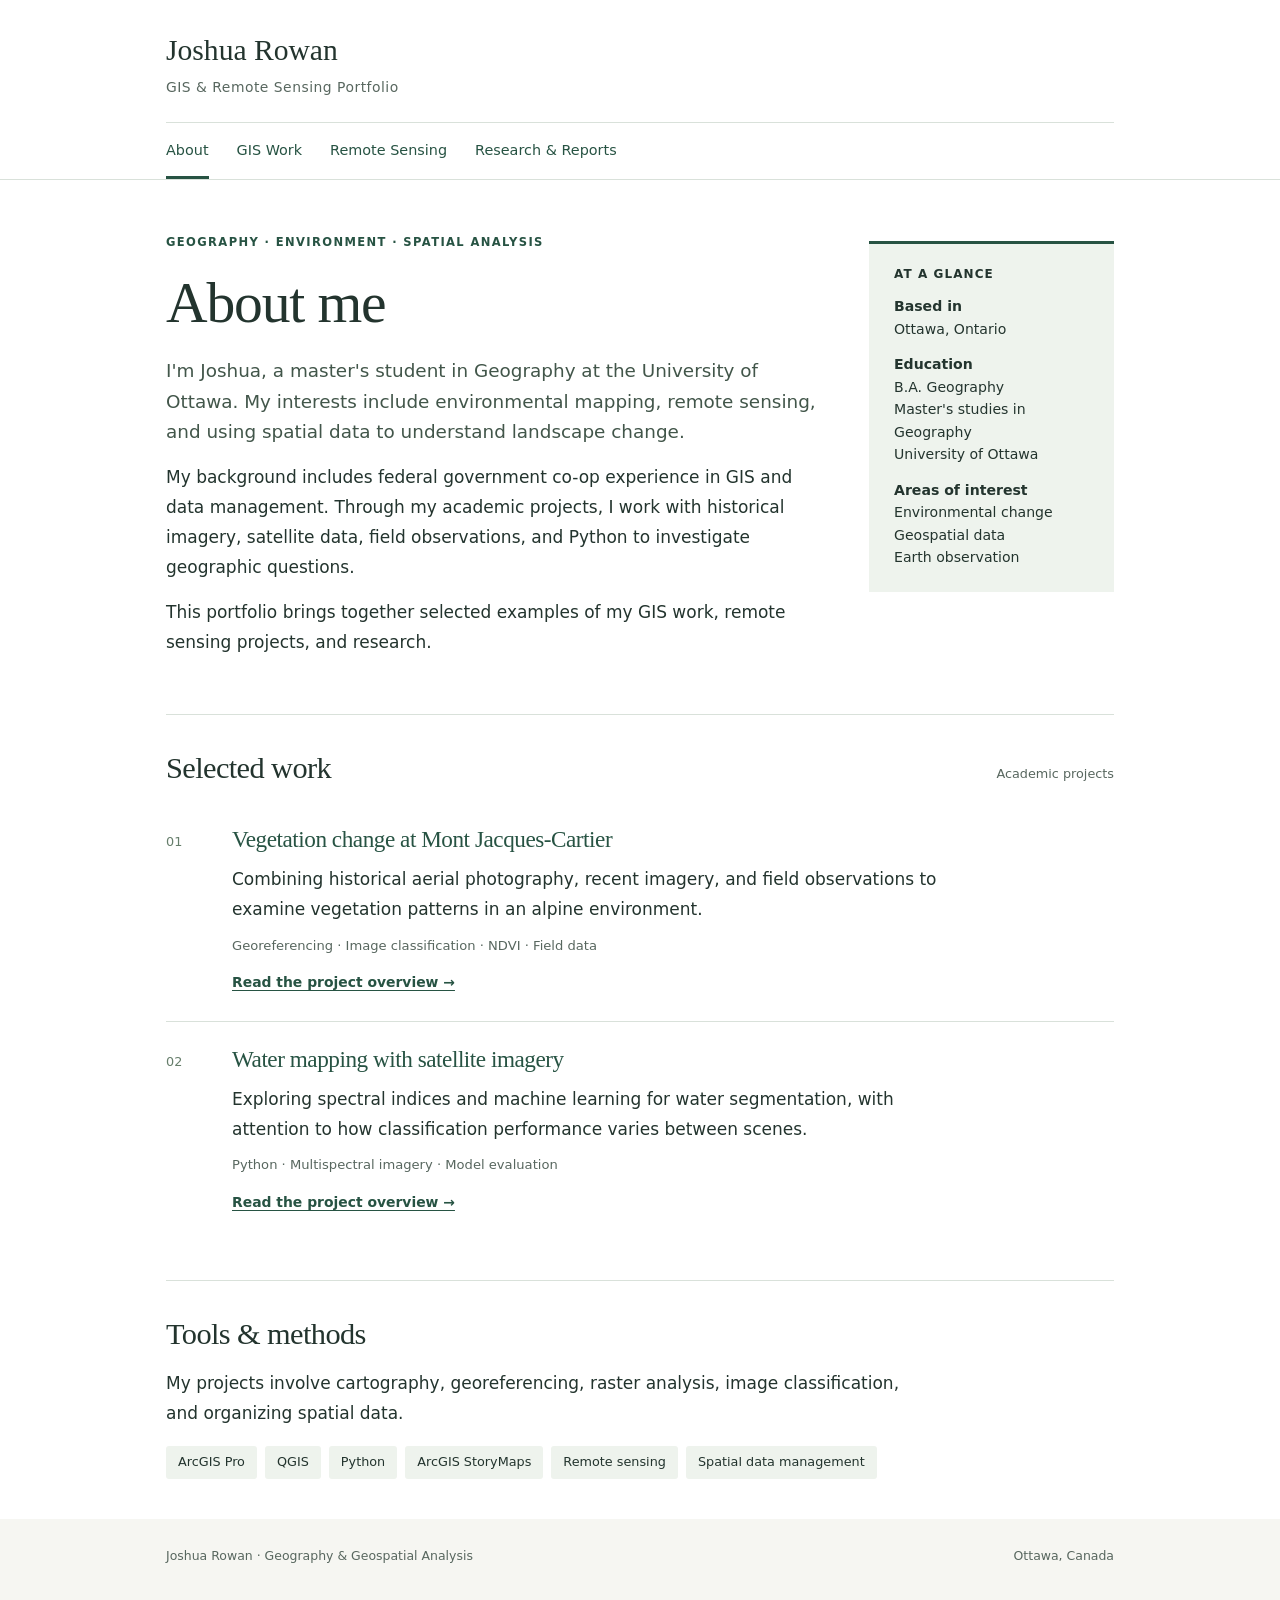
<file: index.html>
<!doctype html>
<html lang="en">
<head>
  <meta charset="utf-8">
  <meta name="viewport" content="width=device-width, initial-scale=1">
  <title>Joshua Rowan | GIS &amp; Remote Sensing</title>
  <meta name="description" content="Joshua Rowan's geography portfolio: GIS, environmental mapping, remote sensing, and spatial analysis.">
  <link rel="stylesheet" href="assets/styles.css">
</head>
<body>
<a class="skip" href="#main">Skip to content</a>
<header class="site-header"><div class="wrap">
  <a class="identity" href="index.html">Joshua Rowan</a>
  <p class="tagline">GIS &amp; Remote Sensing Portfolio</p>
  <nav class="site-nav" aria-label="Main navigation">
    <a href="index.html" aria-current="page">About</a><a href="gis-work.html">GIS Work</a><a href="remote-sensing.html">Remote Sensing</a><a href="research-reports.html">Research &amp; Reports</a>
  </nav>
</div></header>
<main id="main"><div class="wrap">
  <section class="intro intro-grid" aria-labelledby="about-title">
    <div>
      <p class="eyebrow">Geography · Environment · Spatial Analysis</p>
      <h1 id="about-title">About me</h1>
      <!-- EDIT: Review and personalize this introduction before publishing. -->
      <p class="lede">I'm Joshua, a master's student in Geography at the University of Ottawa. My interests include environmental mapping, remote sensing, and using spatial data to understand landscape change.</p>
      <p>My background includes federal government co-op experience in GIS and data management. Through my academic projects, I work with historical imagery, satellite data, field observations, and Python to investigate geographic questions.</p>
      <p>This portfolio brings together selected examples of my GIS work, remote sensing projects, and research.</p>
    </div>
    <aside class="aside" aria-label="Background">
      <h2>At a glance</h2>
      <p><strong>Based in</strong>Ottawa, Ontario</p>
      <p><strong>Education</strong>B.A. Geography<br>Master's studies in Geography<br>University of Ottawa</p>
      <p><strong>Areas of interest</strong>Environmental change<br>Geospatial data<br>Earth observation</p>
    </aside>
  </section>
  <section class="section" aria-labelledby="selected-title">
    <div class="section-heading"><h2 id="selected-title">Selected work</h2><small>Academic projects</small></div>
    <article class="project-row"><span class="number" aria-hidden="true">01</span><div>
      <h3><a href="remote-sensing.html#mont-jacques-cartier">Vegetation change at Mont Jacques-Cartier</a></h3>
      <p>Combining historical aerial photography, recent imagery, and field observations to examine vegetation patterns in an alpine environment.</p>
      <p class="meta">Georeferencing · Image classification · NDVI · Field data</p>
      <a class="inline-link" href="remote-sensing.html#mont-jacques-cartier">Read the project overview →</a>
    </div></article>
    <article class="project-row"><span class="number" aria-hidden="true">02</span><div>
      <h3><a href="remote-sensing.html#water-mapping">Water mapping with satellite imagery</a></h3>
      <p>Exploring spectral indices and machine learning for water segmentation, with attention to how classification performance varies between scenes.</p>
      <p class="meta">Python · Multispectral imagery · Model evaluation</p>
      <a class="inline-link" href="remote-sensing.html#water-mapping">Read the project overview →</a>
    </div></article>
  </section>
  <section class="section" aria-labelledby="tools-title"><h2 id="tools-title">Tools &amp; methods</h2>
    <p class="prose">My projects involve cartography, georeferencing, raster analysis, image classification, and organizing spatial data.</p>
    <ul class="skills" aria-label="Tools and methods"><li>ArcGIS Pro</li><li>QGIS</li><li>Python</li><li>ArcGIS StoryMaps</li><li>Remote sensing</li><li>Spatial data management</li></ul>
  </section>
  <!-- OPTIONAL CONTACT: Add your real email, LinkedIn URL, and CV link here.
  <section class="section"><h2>Contact</h2><p>For project enquiries, email <a href="mailto:YOUR_EMAIL">YOUR_EMAIL</a>.</p><p><a href="YOUR_LINKEDIN_URL">LinkedIn</a> · <a href="assets/reports/cv.pdf">Download my CV</a></p></section>
  -->
</div></main>
<footer class="site-footer"><div class="wrap footer-inner"><span>Joshua Rowan · Geography &amp; Geospatial Analysis</span><span>Ottawa, Canada</span></div></footer>
</body>
</html>
</file>
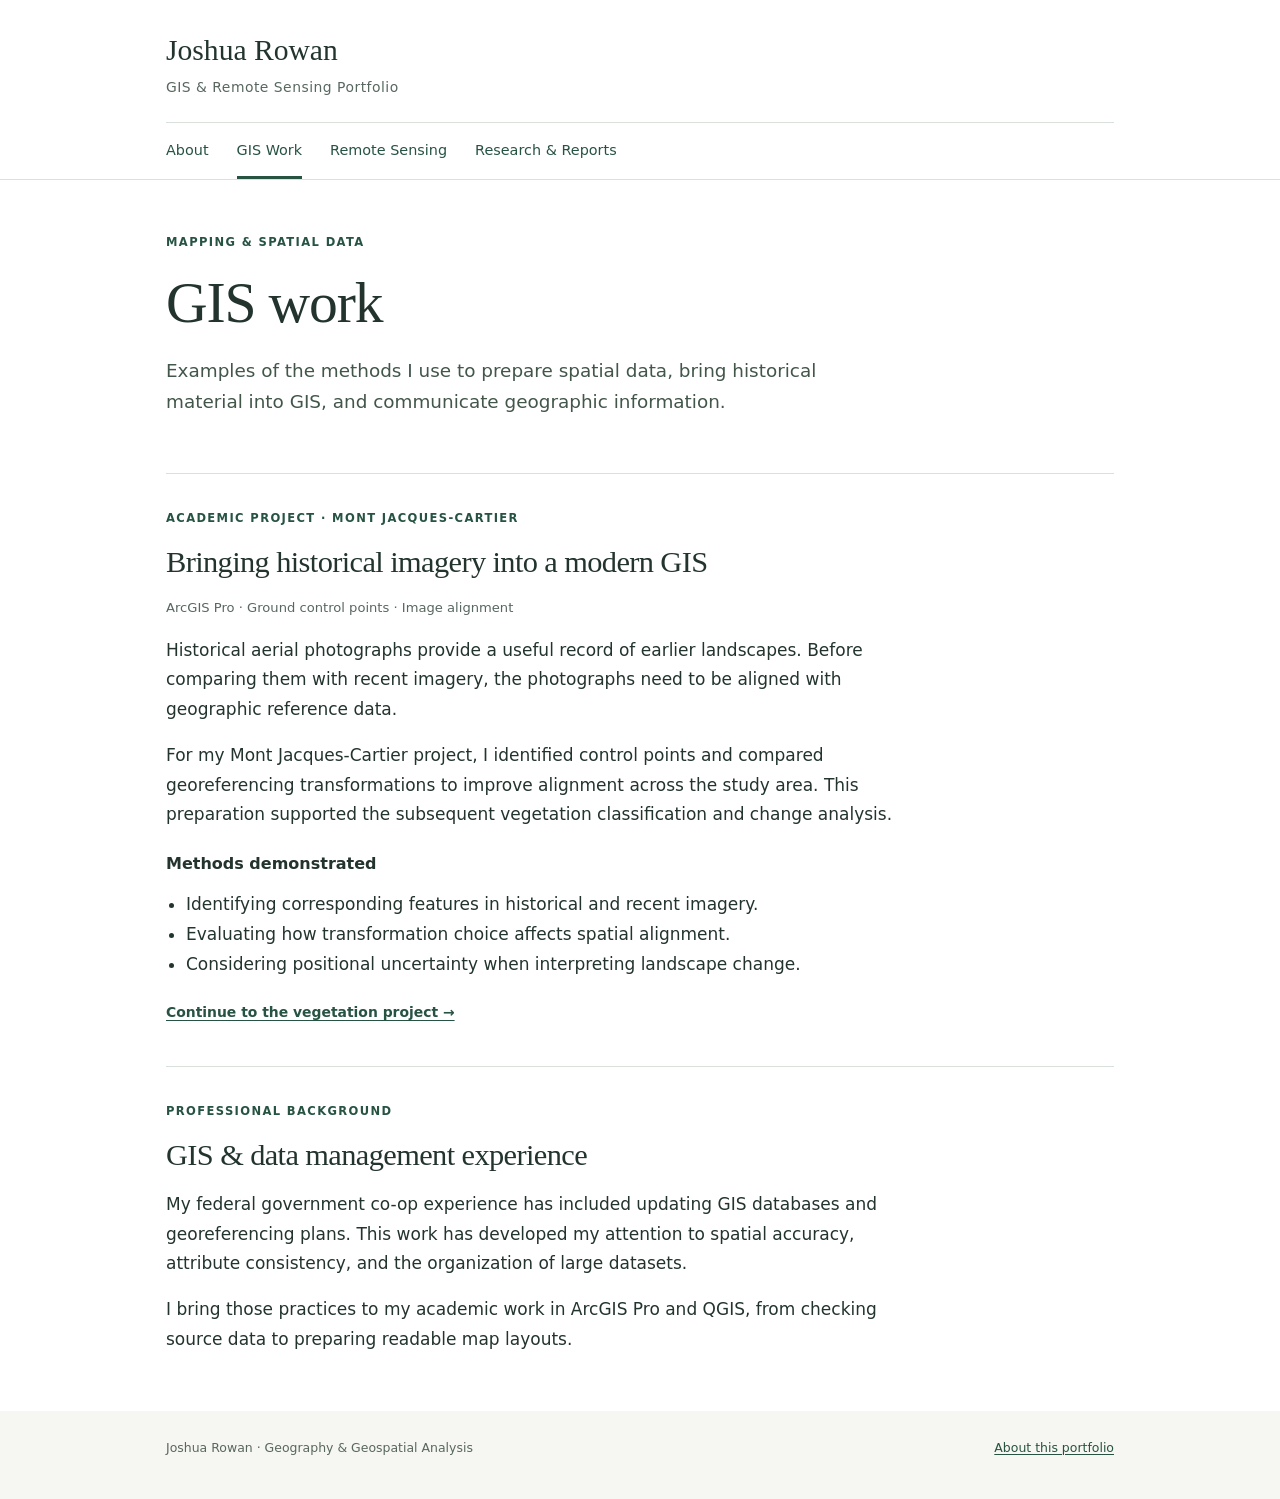
<file: gis-work.html>
<!doctype html>
<html lang="en">
<head><meta charset="utf-8"><meta name="viewport" content="width=device-width, initial-scale=1"><title>GIS Work | Joshua Rowan</title><meta name="description" content="Cartography, georeferencing, and spatial data management in Joshua Rowan's GIS portfolio."><link rel="stylesheet" href="assets/styles.css"></head>
<body><a class="skip" href="#main">Skip to content</a>
<header class="site-header"><div class="wrap"><a class="identity" href="index.html">Joshua Rowan</a><p class="tagline">GIS &amp; Remote Sensing Portfolio</p><nav class="site-nav" aria-label="Main navigation"><a href="index.html">About</a><a href="gis-work.html" aria-current="page">GIS Work</a><a href="remote-sensing.html">Remote Sensing</a><a href="research-reports.html">Research &amp; Reports</a></nav></div></header>
<main id="main"><div class="wrap">
  <section class="intro"><p class="eyebrow">Mapping &amp; Spatial Data</p><h1>GIS work</h1><p class="lede">Examples of the methods I use to prepare spatial data, bring historical material into GIS, and communicate geographic information.</p></section>
  <article class="project" id="historical-imagery"><div class="prose"><p class="eyebrow">Academic project · Mont Jacques-Cartier</p><h2>Bringing historical imagery into a modern GIS</h2><p class="meta">ArcGIS Pro · Ground control points · Image alignment</p>
    <p>Historical aerial photographs provide a useful record of earlier landscapes. Before comparing them with recent imagery, the photographs need to be aligned with geographic reference data.</p>
    <p>For my Mont Jacques-Cartier project, I identified control points and compared georeferencing transformations to improve alignment across the study area. This preparation supported the subsequent vegetation classification and change analysis.</p>
    <h3>Methods demonstrated</h3><ul><li>Identifying corresponding features in historical and recent imagery.</li><li>Evaluating how transformation choice affects spatial alignment.</li><li>Considering positional uncertainty when interpreting landscape change.</li></ul>
    <!-- ADD A REAL MAP HERE. An example image block is provided in README.md. -->
    <a class="inline-link" href="remote-sensing.html#mont-jacques-cartier">Continue to the vegetation project →</a>
  </div></article>
  <section class="project" aria-labelledby="experience-title"><div class="prose"><p class="eyebrow">Professional background</p><h2 id="experience-title">GIS &amp; data management experience</h2>
    <!-- EDIT: Confirm which professional responsibilities you want to describe publicly. -->
    <p>My federal government co-op experience has included updating GIS databases and georeferencing plans. This work has developed my attention to spatial accuracy, attribute consistency, and the organization of large datasets.</p>
    <p>I bring those practices to my academic work in ArcGIS Pro and QGIS, from checking source data to preparing readable map layouts.</p>
  </div></section>
</div></main><footer class="site-footer"><div class="wrap footer-inner"><span>Joshua Rowan · Geography &amp; Geospatial Analysis</span><a href="index.html">About this portfolio</a></div></footer></body></html>
</file>
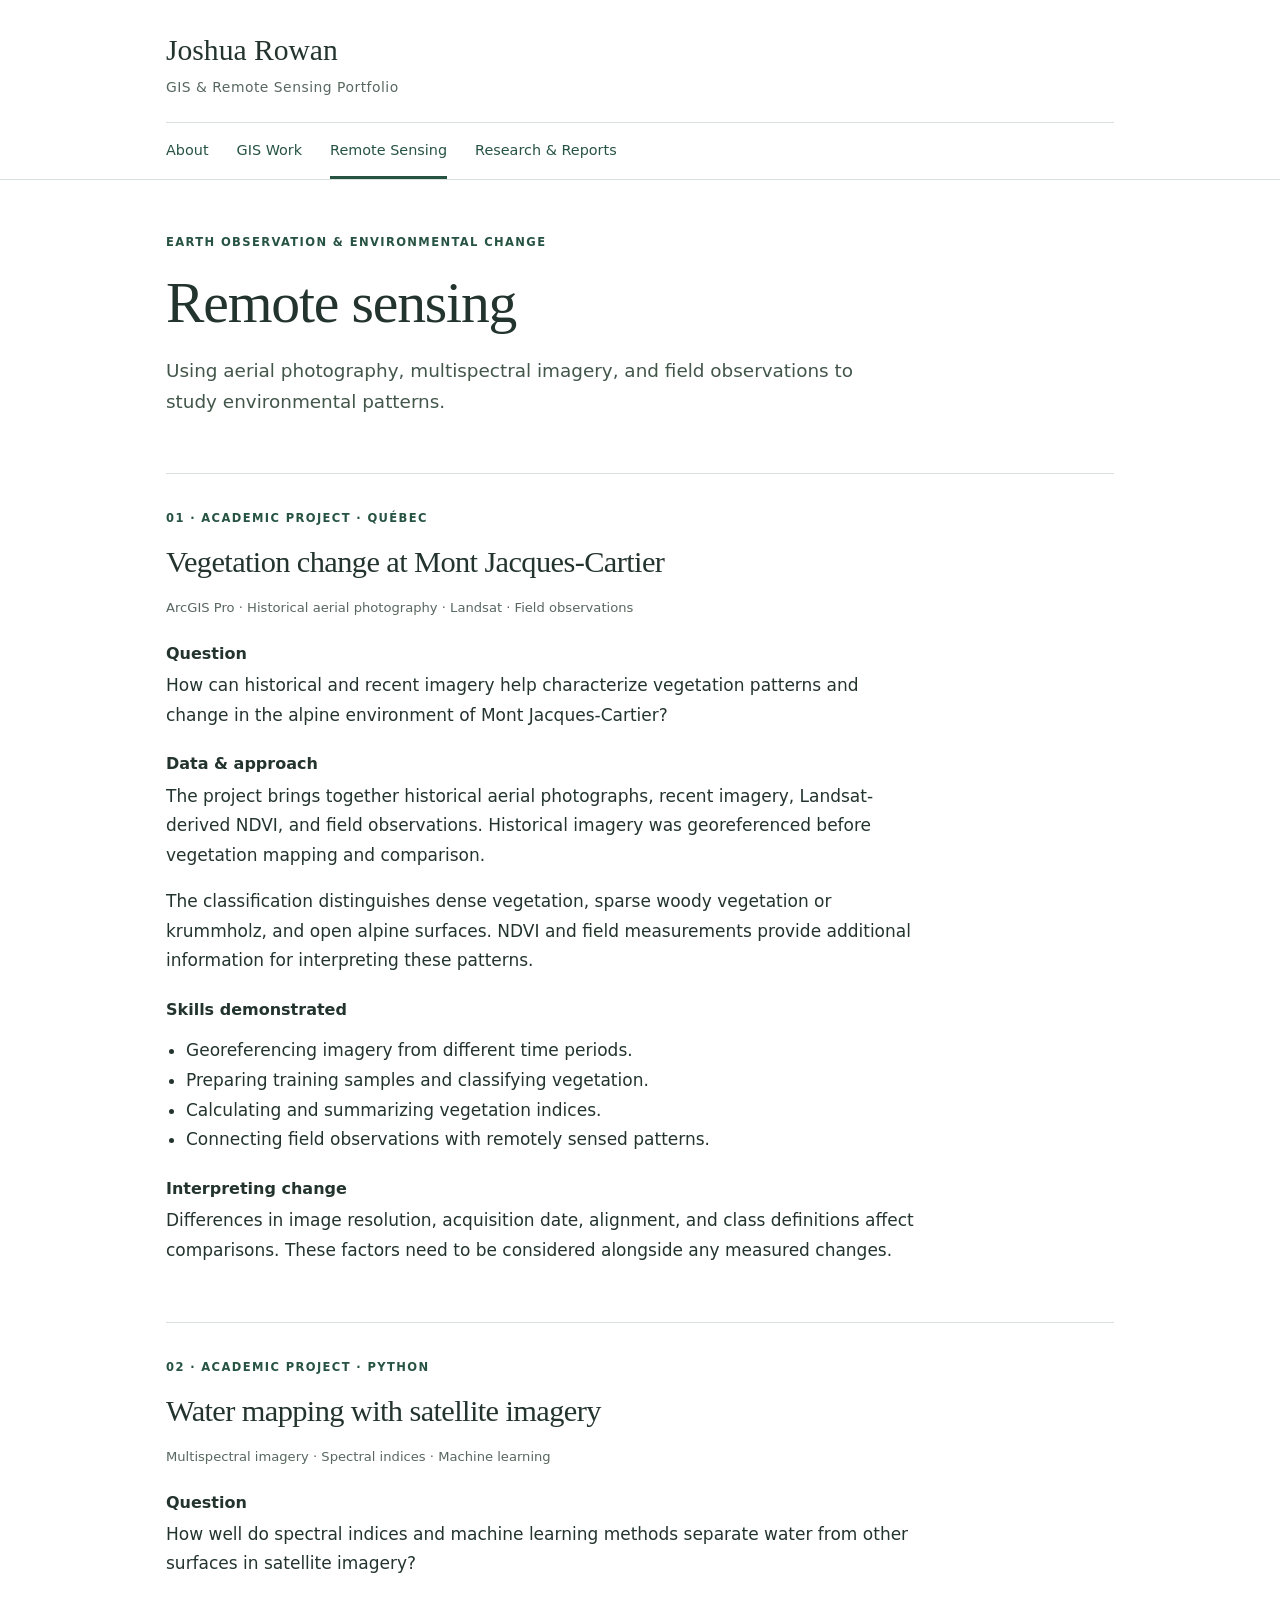
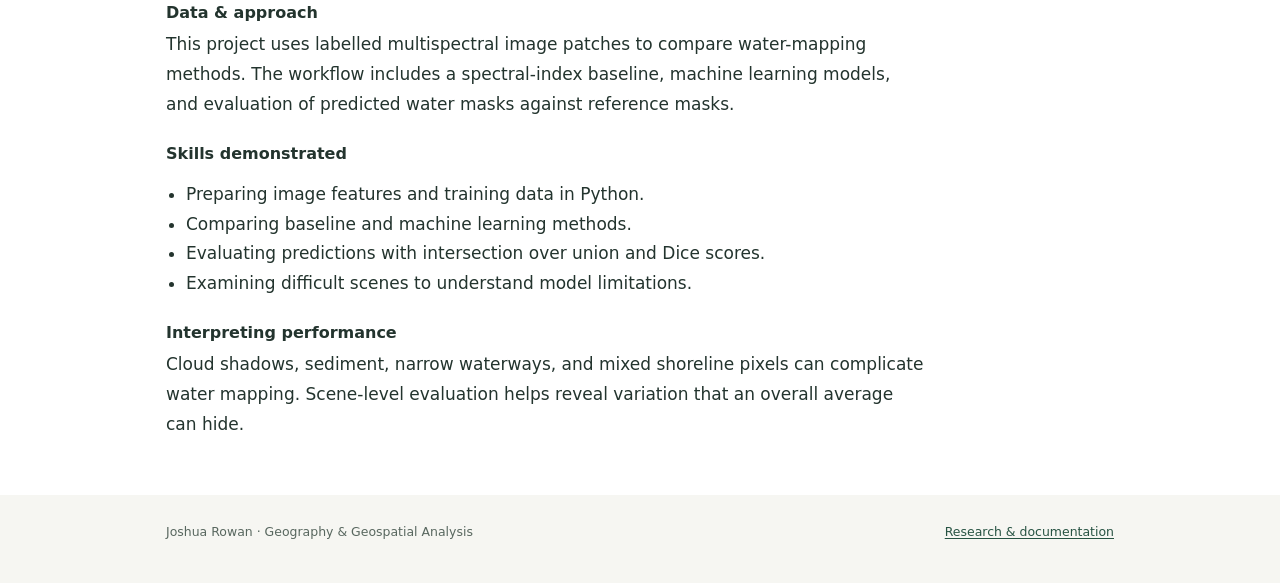
<file: remote-sensing.html>
<!doctype html>
<html lang="en">
<head><meta charset="utf-8"><meta name="viewport" content="width=device-width, initial-scale=1"><title>Remote Sensing | Joshua Rowan</title><meta name="description" content="Environmental remote sensing projects including alpine vegetation change and satellite-based water mapping."><link rel="stylesheet" href="assets/styles.css"></head>
<body><a class="skip" href="#main">Skip to content</a>
<header class="site-header"><div class="wrap"><a class="identity" href="index.html">Joshua Rowan</a><p class="tagline">GIS &amp; Remote Sensing Portfolio</p><nav class="site-nav" aria-label="Main navigation"><a href="index.html">About</a><a href="gis-work.html">GIS Work</a><a href="remote-sensing.html" aria-current="page">Remote Sensing</a><a href="research-reports.html">Research &amp; Reports</a></nav></div></header>
<main id="main"><div class="wrap">
  <section class="intro"><p class="eyebrow">Earth Observation &amp; Environmental Change</p><h1>Remote sensing</h1><p class="lede">Using aerial photography, multispectral imagery, and field observations to study environmental patterns.</p></section>
  <article class="project" id="mont-jacques-cartier"><div class="prose"><p class="eyebrow">01 · Academic project · Québec</p><h2>Vegetation change at Mont Jacques-Cartier</h2><p class="meta">ArcGIS Pro · Historical aerial photography · Landsat · Field observations</p>
    <h3>Question</h3><p>How can historical and recent imagery help characterize vegetation patterns and change in the alpine environment of Mont Jacques-Cartier?</p>
    <h3>Data &amp; approach</h3><p>The project brings together historical aerial photographs, recent imagery, Landsat-derived NDVI, and field observations. Historical imagery was georeferenced before vegetation mapping and comparison.</p><p>The classification distinguishes dense vegetation, sparse woody vegetation or krummholz, and open alpine surfaces. NDVI and field measurements provide additional information for interpreting these patterns.</p>
    <h3>Skills demonstrated</h3><ul><li>Georeferencing imagery from different time periods.</li><li>Preparing training samples and classifying vegetation.</li><li>Calculating and summarizing vegetation indices.</li><li>Connecting field observations with remotely sensed patterns.</li></ul>
    <h3>Interpreting change</h3><p>Differences in image resolution, acquisition date, alignment, and class definitions affect comparisons. These factors need to be considered alongside any measured changes.</p>
    <!-- EDIT: Add your final map, verified findings, and report or StoryMap link here.
    Do not add accuracy figures or numerical change estimates until checked against your final analysis. -->
  </div></article>
  <article class="project" id="water-mapping"><div class="prose"><p class="eyebrow">02 · Academic project · Python</p><h2>Water mapping with satellite imagery</h2><p class="meta">Multispectral imagery · Spectral indices · Machine learning</p>
    <h3>Question</h3><p>How well do spectral indices and machine learning methods separate water from other surfaces in satellite imagery?</p>
    <h3>Data &amp; approach</h3><p>This project uses labelled multispectral image patches to compare water-mapping methods. The workflow includes a spectral-index baseline, machine learning models, and evaluation of predicted water masks against reference masks.</p>
    <h3>Skills demonstrated</h3><ul><li>Preparing image features and training data in Python.</li><li>Comparing baseline and machine learning methods.</li><li>Evaluating predictions with intersection over union and Dice scores.</li><li>Examining difficult scenes to understand model limitations.</li></ul>
    <h3>Interpreting performance</h3><p>Cloud shadows, sediment, narrow waterways, and mixed shoreline pixels can complicate water mapping. Scene-level evaluation helps reveal variation that an overall average can hide.</p>
    <!-- EDIT: Add a real input/reference/prediction comparison, verified validation results,
    and a link to the cleaned notebook after reviewing its data and dependencies. -->
  </div></article>
</div></main><footer class="site-footer"><div class="wrap footer-inner"><span>Joshua Rowan · Geography &amp; Geospatial Analysis</span><a href="research-reports.html">Research &amp; documentation</a></div></footer></body></html>
</file>
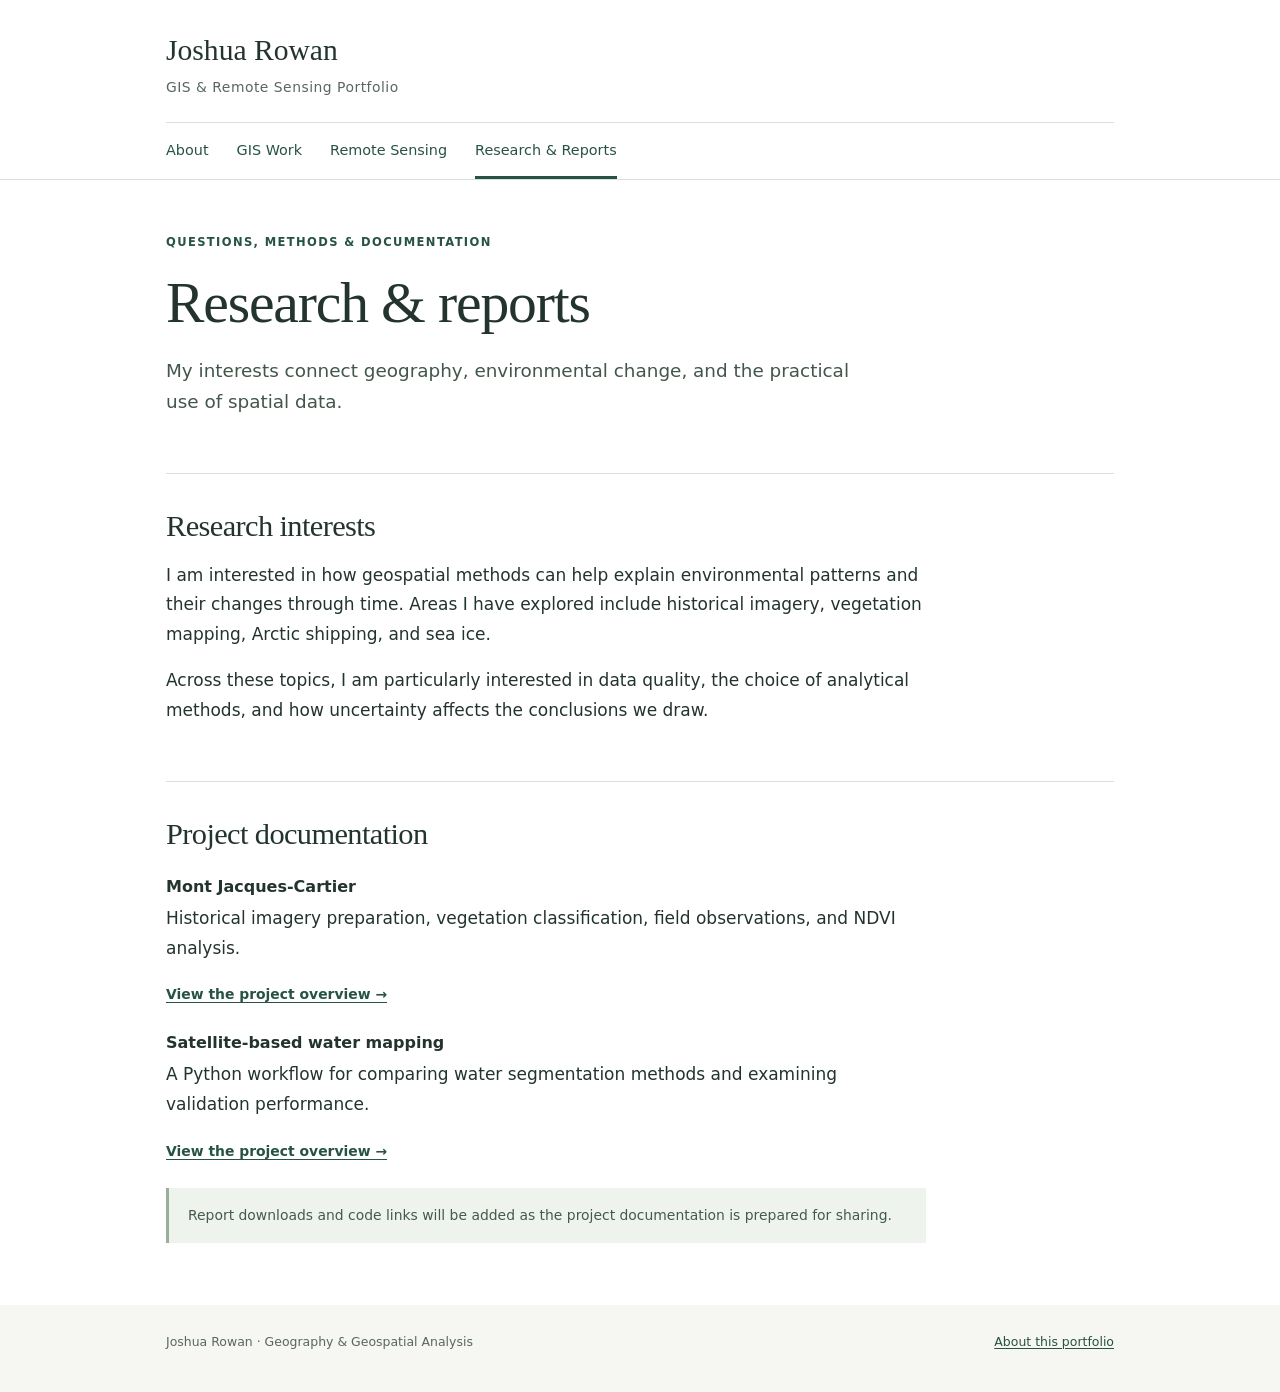
<file: research-reports.html>
<!doctype html>
<html lang="en">
<head><meta charset="utf-8"><meta name="viewport" content="width=device-width, initial-scale=1"><title>Research &amp; Reports | Joshua Rowan</title><meta name="description" content="Research interests and project documentation for Joshua Rowan's geography and GIS work."><link rel="stylesheet" href="assets/styles.css"></head>
<body><a class="skip" href="#main">Skip to content</a>
<header class="site-header"><div class="wrap"><a class="identity" href="index.html">Joshua Rowan</a><p class="tagline">GIS &amp; Remote Sensing Portfolio</p><nav class="site-nav" aria-label="Main navigation"><a href="index.html">About</a><a href="gis-work.html">GIS Work</a><a href="remote-sensing.html">Remote Sensing</a><a href="research-reports.html" aria-current="page">Research &amp; Reports</a></nav></div></header>
<main id="main"><div class="wrap">
  <section class="intro"><p class="eyebrow">Questions, Methods &amp; Documentation</p><h1>Research &amp; reports</h1><p class="lede">My interests connect geography, environmental change, and the practical use of spatial data.</p></section>
  <section class="project" aria-labelledby="research-title"><div class="prose"><h2 id="research-title">Research interests</h2><p>I am interested in how geospatial methods can help explain environmental patterns and their changes through time. Areas I have explored include historical imagery, vegetation mapping, Arctic shipping, and sea ice.</p><p>Across these topics, I am particularly interested in data quality, the choice of analytical methods, and how uncertainty affects the conclusions we draw.</p></div></section>
  <section class="project" aria-labelledby="documentation-title"><div class="prose"><h2 id="documentation-title">Project documentation</h2>
    <h3>Mont Jacques-Cartier</h3><p>Historical imagery preparation, vegetation classification, field observations, and NDVI analysis.</p><a class="inline-link" href="remote-sensing.html#mont-jacques-cartier">View the project overview →</a>
    <h3>Satellite-based water mapping</h3><p>A Python workflow for comparing water segmentation methods and examining validation performance.</p><a class="inline-link" href="remote-sensing.html#water-mapping">View the project overview →</a>
    <!-- EDIT: Upload reviewed PDFs to assets/reports and add real links using the README example. -->
    <p class="note">Report downloads and code links will be added as the project documentation is prepared for sharing.</p>
  </div></section>
</div></main><footer class="site-footer"><div class="wrap footer-inner"><span>Joshua Rowan · Geography &amp; Geospatial Analysis</span><a href="index.html">About this portfolio</a></div></footer></body></html>
</file>
<file: assets/styles.css>
:root{--ink:#23342e;--muted:#58675f;--green:#275343;--line:#d9e1da;--paper:#fff;--canvas:#f6f6f2;--tint:#eef3ed;--width:1020px}
*{box-sizing:border-box}html{scroll-behavior:smooth;scroll-padding-top:2rem}body{margin:0;background:var(--canvas);color:var(--ink);font:17px/1.75 system-ui,-apple-system,BlinkMacSystemFont,"Segoe UI",sans-serif}a{color:var(--green);text-underline-offset:.2em;text-decoration-thickness:1px}a:hover{text-decoration-thickness:2px}a:focus-visible{outline:3px solid #aa7323;outline-offset:5px}p{margin:0 0 1rem}h1,h2,h3{font-family:Georgia,"Times New Roman",serif;font-weight:400;line-height:1.2;letter-spacing:-.02em}h1{font-size:clamp(2.4rem,5vw,3.6rem);margin:.35rem 0 1.2rem}h2{font-size:1.9rem;margin:0 0 1rem}h3{font-size:1.45rem;margin:0 0 .7rem}ul,ol{padding-left:1.25rem}.wrap{max-width:var(--width);margin:auto;padding:0 36px}.skip{position:absolute;left:12px;top:-100px;background:white;padding:10px;z-index:5}.skip:focus{top:12px}.site-header{background:var(--paper);padding-top:33px}.identity{display:inline-block;text-decoration:none;color:var(--ink);font:1.85rem/1.2 Georgia,serif}.identity:hover{text-decoration:none}.tagline{color:var(--muted);font-size:.87rem;margin:.35rem 0 22px;letter-spacing:.035em}.site-nav{display:flex;flex-wrap:wrap;gap:0 28px;border-top:1px solid var(--line)}.site-nav a{display:block;padding:15px 0 13px;font-size:.9rem;text-decoration:none;border-bottom:3px solid transparent}.site-nav a:hover,.site-nav a[aria-current="page"]{border-bottom-color:var(--green)}main{background:var(--paper);border-top:1px solid var(--line)}.intro{padding:52px 0 40px}.eyebrow{text-transform:uppercase;letter-spacing:.12em;color:var(--green);font-size:.72rem;font-weight:700}.lede{font-size:1.15rem;line-height:1.65;max-width:710px;color:#42564a}.intro-grid{display:grid;grid-template-columns:1fr 245px;gap:48px}.aside{background:var(--tint);padding:23px 25px;border-top:3px solid var(--green);align-self:start;margin-top:9px}.aside h2{font-family:inherit;font-size:.75rem;text-transform:uppercase;letter-spacing:.09em;font-weight:650;margin-bottom:14px}.aside p{font-size:.88rem;line-height:1.6;margin:0 0 13px}.aside p:last-child{margin-bottom:0}.aside strong{display:block;font-weight:600}.section{padding:35px 0 40px;border-top:1px solid var(--line)}.section-heading{display:flex;align-items:baseline;justify-content:space-between;gap:15px}.section-heading small{font-size:.8rem;color:var(--muted)}.project-row{display:grid;grid-template-columns:48px 1fr;gap:18px;padding:24px 0;border-top:1px solid var(--line)}.project-row:first-of-type{border-top:0}.number{color:#667e6b;font-size:.8rem;font-variant-numeric:tabular-nums;padding-top:5px}.project-row h3 a{text-decoration:none}.project-row h3 a:hover{text-decoration:underline}.project-row p{margin-bottom:.6rem;max-width:730px}.meta{color:var(--muted);font-size:.82rem}.inline-link{font-size:.87rem;font-weight:600}.skills{display:flex;flex-wrap:wrap;gap:8px;list-style:none;padding:0;margin:18px 0 0}.skills li{background:var(--tint);padding:5px 12px;border-radius:3px;font-size:.8rem}.prose{max-width:760px}.project{border-top:1px solid var(--line);padding:34px 0 40px;scroll-margin-top:25px}.project h2{max-width:760px}.project h3{font-family:inherit;font-weight:650;font-size:1rem;letter-spacing:0;margin:24px 0 8px}.project .meta{margin-bottom:16px}.note{padding:16px 19px;background:var(--tint);border-left:3px solid #98af9a;color:#44594b;font-size:.87rem;line-height:1.65;margin:22px 0}.site-footer{padding:26px 0 40px;color:var(--muted);font-size:.78rem}.footer-inner{display:flex;justify-content:space-between;gap:20px;flex-wrap:wrap}.project-image{max-width:100%;height:auto;display:block;border:1px solid var(--line)}figcaption{color:var(--muted);font-size:.8rem;margin-top:8px}figure{margin:25px 0}.download{display:inline-block;border:1px solid var(--green);border-radius:3px;padding:8px 14px;text-decoration:none;font-size:.85rem}.download:hover{background:var(--tint)}
@media(max-width:700px){body{font-size:16px}.wrap{padding:0 23px}.site-header{padding-top:25px}.site-nav{gap:0 20px}.site-nav a{font-size:.83rem;padding:12px 0 10px}.intro{padding:35px 0 30px}.intro-grid{grid-template-columns:1fr;gap:18px}.aside{margin-top:0}.section-heading{display:block}.section-heading small{display:block;margin-bottom:15px}.project-row{grid-template-columns:30px 1fr;gap:9px}.section{padding:28px 0}.project{padding:27px 0}h1{font-size:2.45rem}h2{font-size:1.65rem}.footer-inner{display:block}}
@media(prefers-reduced-motion:reduce){html{scroll-behavior:auto}}
@media print{body{background:white;font-size:11pt}.site-nav,.skip{display:none}.wrap{padding:0;max-width:100%}.site-header{padding-top:0}.intro{padding-top:20px}.aside{break-inside:avoid}.project,.project-row{break-inside:avoid}.site-footer{padding-bottom:0}a{color:inherit}}
</file>
